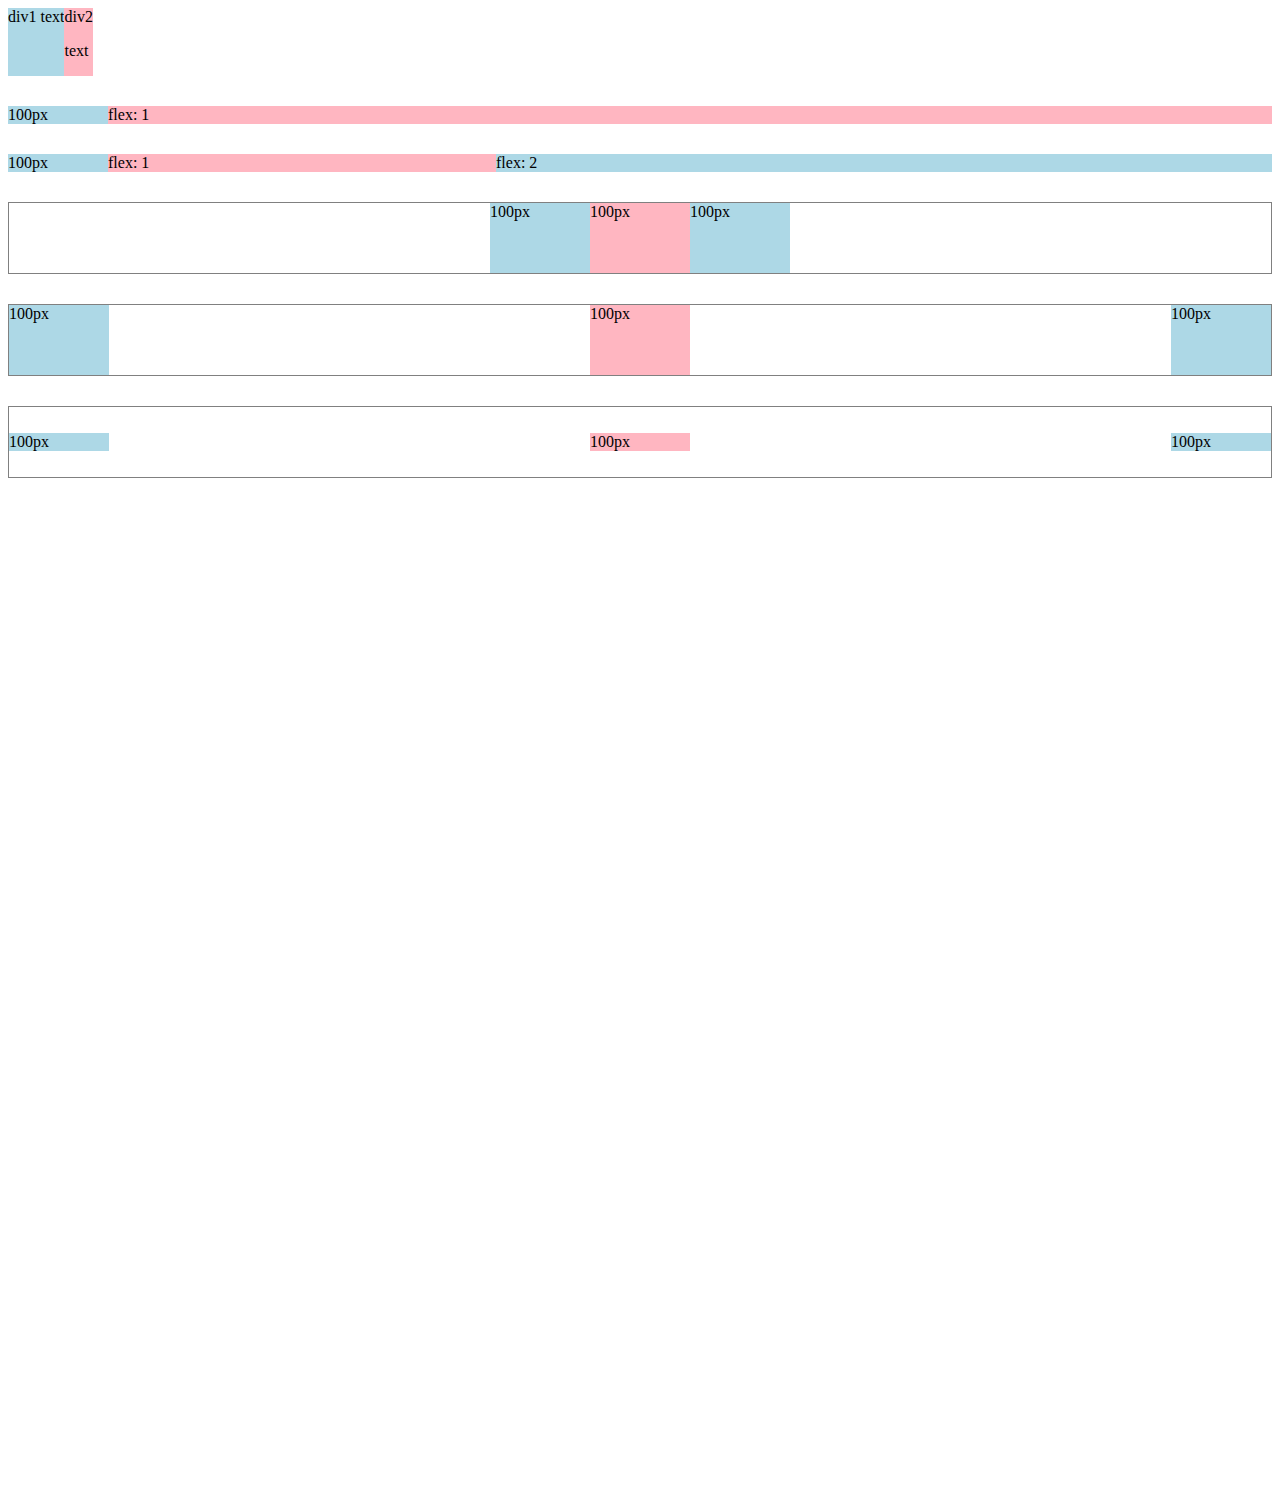
<file: html-css-course/flexbox.html>
<!DOCTYPE html>
<html>
  <head>
    <title>Flexbox Practice</title>
  </head>
  <body style="padding-bottom: 1000px;">
    <div style="
    display: flex;
    flex-direction: row;
    ">
      <div style="background-color:
      lightblue;">div1 text</div>
      <div style="background-color:
      lightpink;">div2<p>text</p></div>
    </div>

    <div style="
    margin-top: 30px;
    display: flex;
    flex-direction: row;
    ">
      <div style="background-color:lightblue;
      width: 100px;">100px</div>
      <div style="background-color:lightpink;
      flex: 1;
      ">flex: 1</div>
    </div>

    <div style="
    margin-top: 30px;
    display: flex;
    flex-direction: row;
    ">
      <div style="background-color:lightblue;
      width: 100px;">100px</div>
      <div style="background-color:lightpink;
      flex: 1;
      ">flex: 1</div>
      <div style="background-color:lightblue;
      flex: 2;">flex: 2</div>
    </div>

    <div style="
    margin-top: 30px;
    height: 70px;
    border-width: 1px;
    border-style: solid;
    border-color: grey;
    display: flex;
    flex-direction: row;
    justify-content: center;
    ">
      <div style="background-color:lightblue;
      width: 100px;">100px</div>
      <div style="background-color:lightpink;
      width: 100px;
      ">100px</div>
      <div style="background-color:lightblue;
      width: 100px;">100px</div>
    </div>

    <div style="
    margin-top: 30px;
    height: 70px;
    border-width: 1px;
    border-style: solid;
    border-color: grey;
    display: flex;
    flex-direction: row;
    justify-content: space-between;
    ">
      <div style="background-color:lightblue;
      width: 100px;">100px</div>
      <div style="background-color:lightpink;
      width: 100px;
      ">100px</div>
      <div style="background-color:lightblue;
      width: 100px;">100px</div>
    </div>

    <div style="
    margin-top: 30px;
    height: 70px;
    border-width: 1px;
    border-style: solid;
    border-color: grey;
    display: flex;
    flex-direction: row;
    justify-content: space-between;
    align-items: center;
    ">
      <div style="background-color:lightblue;
      width: 100px;">100px</div>
      <div style="background-color:lightpink;
      width: 100px;
      ">100px</div>
      <div style="background-color:lightblue;
      width: 100px;">100px</div>
    </div>

  </body>
</html>
</file>
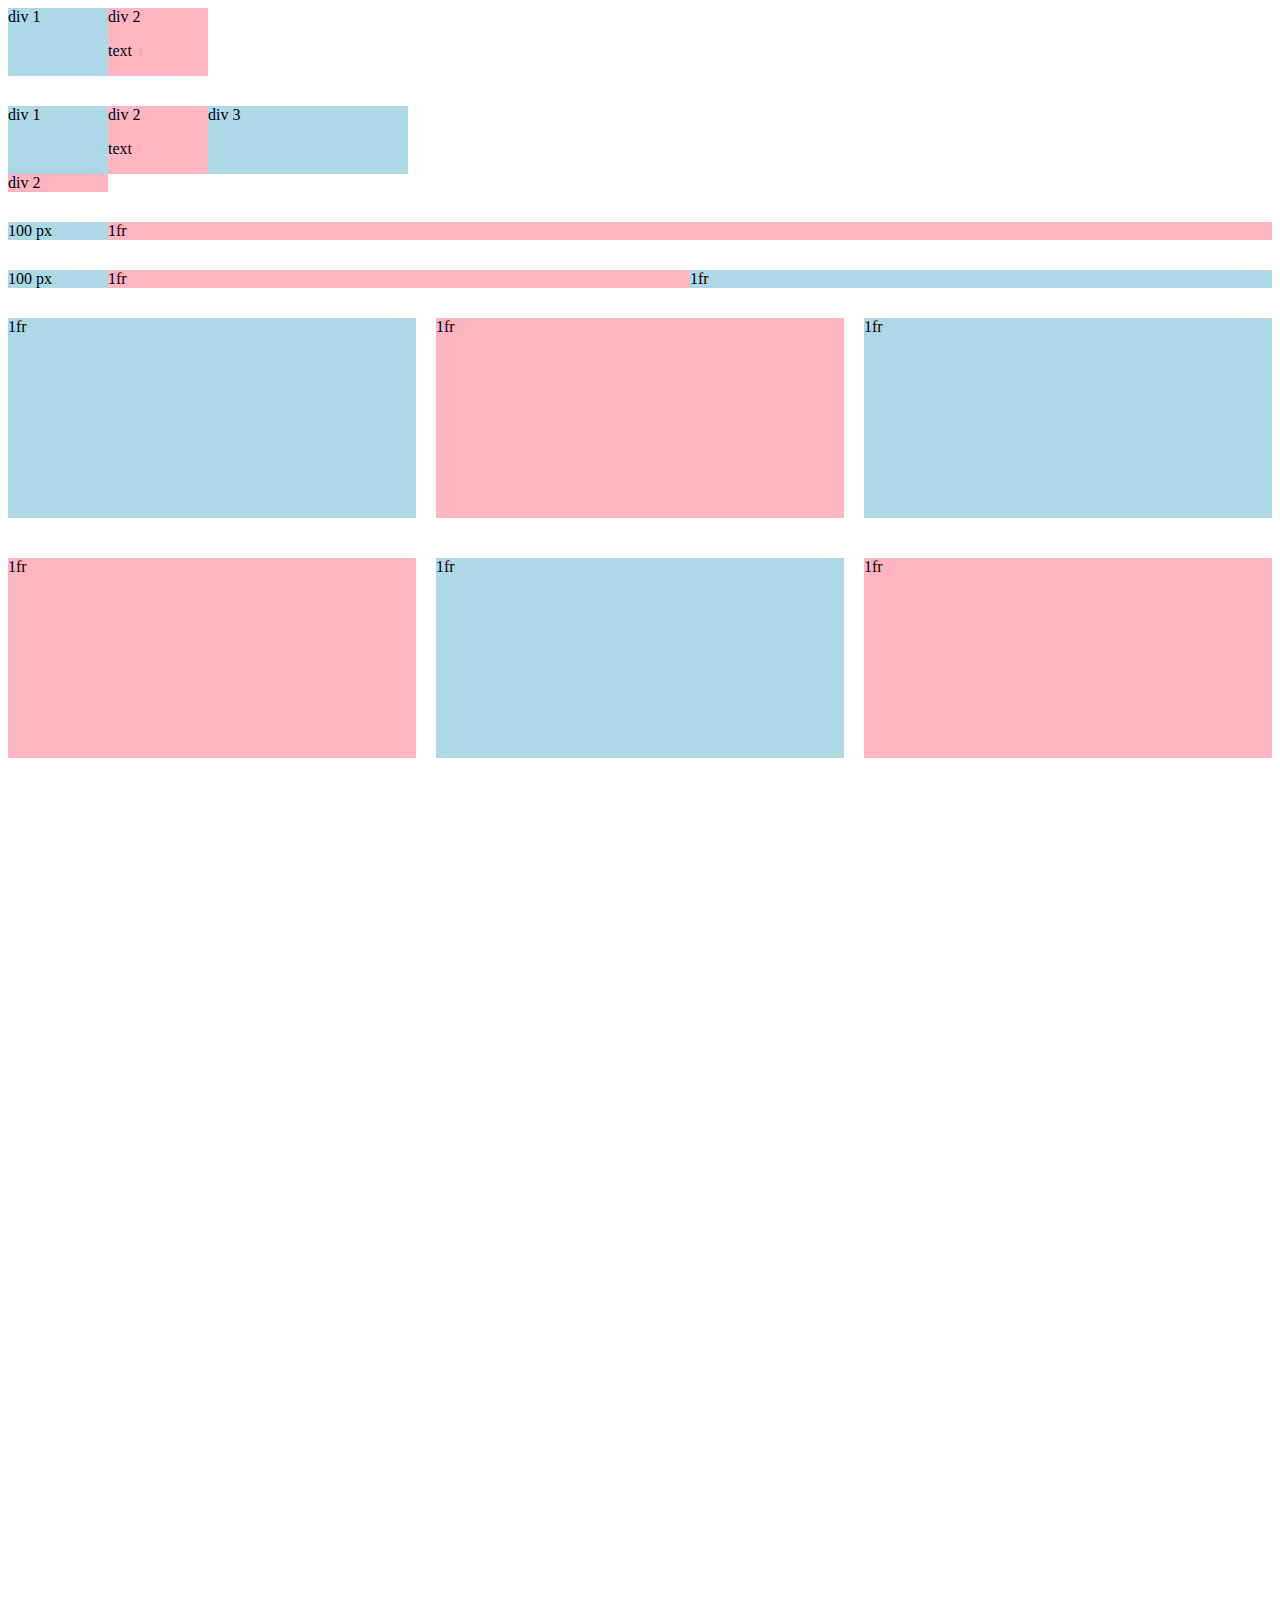
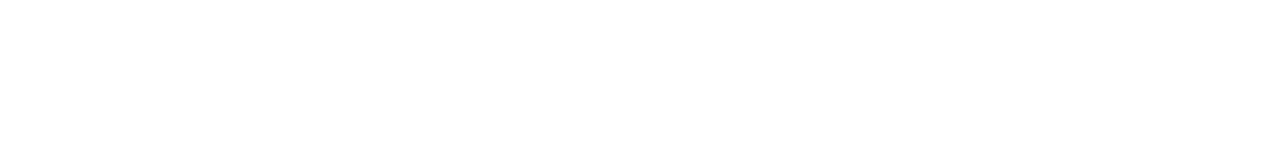
<file: html-css-course/grid.html>
<!DOCTYPE html>
<html>
  <head>
    <title>Grid Practice</title>
  </head>
  <body style="padding-bottom: 1000px;">
    <div style="
    display: grid;
    grid-template-columns: 100px 100px;
    ">
      <div style="background-color: lightblue;">div 1</div>
      <div style="background-color: lightpink;">div 2
      <p>text</p>
      </div>
    </div>

    <div style="
    margin-top: 30px;
    display: grid;
    grid-template-columns: 100px 100px 200px;
    ">
      <div style="background-color: lightblue;">div 1</div>
      <div style="background-color: lightpink;">div 2<p>text</p></div>
      <div style="background-color: lightblue;">div 3</div>
      <div style="background-color: lightpink;">div 2</div>
    </div>

    <div style="
    margin-top: 30px;
    display: grid;
    grid-template-columns: 100px 1fr;
    ">
      <div style="background-color: lightblue;">100 px</div>
      <div style="background-color: lightpink;">1fr</div>
    </div>

    <div style="
    margin-top: 30px;
    display: grid;
    grid-template-columns: 100px 1fr 1fr;
    ">
      <div style="background-color: lightblue;">100 px</div>
      <div style="background-color: lightpink;">1fr</div>
      <div style="background-color: lightblue;">1fr</div>
    </div>

    <div style="
    margin-top: 30px;
    display: grid;
    grid-template-columns: 1fr 1fr 1fr;
    column-gap: 20px;
    row-gap: 40px;
    ">
      <div style="background-color: lightblue;
      height: 200px;">1fr</div>
      <div style="background-color: lightpink;
      height: 200px;">1fr</div>
      <div style="background-color: lightblue;
      height: 200px;">1fr</div>
      <div style="background-color: lightpink;
      height: 200px;">1fr</div>
      <div style="background-color: lightblue;
      height: 200px;">1fr</div>
      <div style="background-color: lightpink;
      height: 200px;">1fr</div>
    </div>
  </body>
</html>
</file>
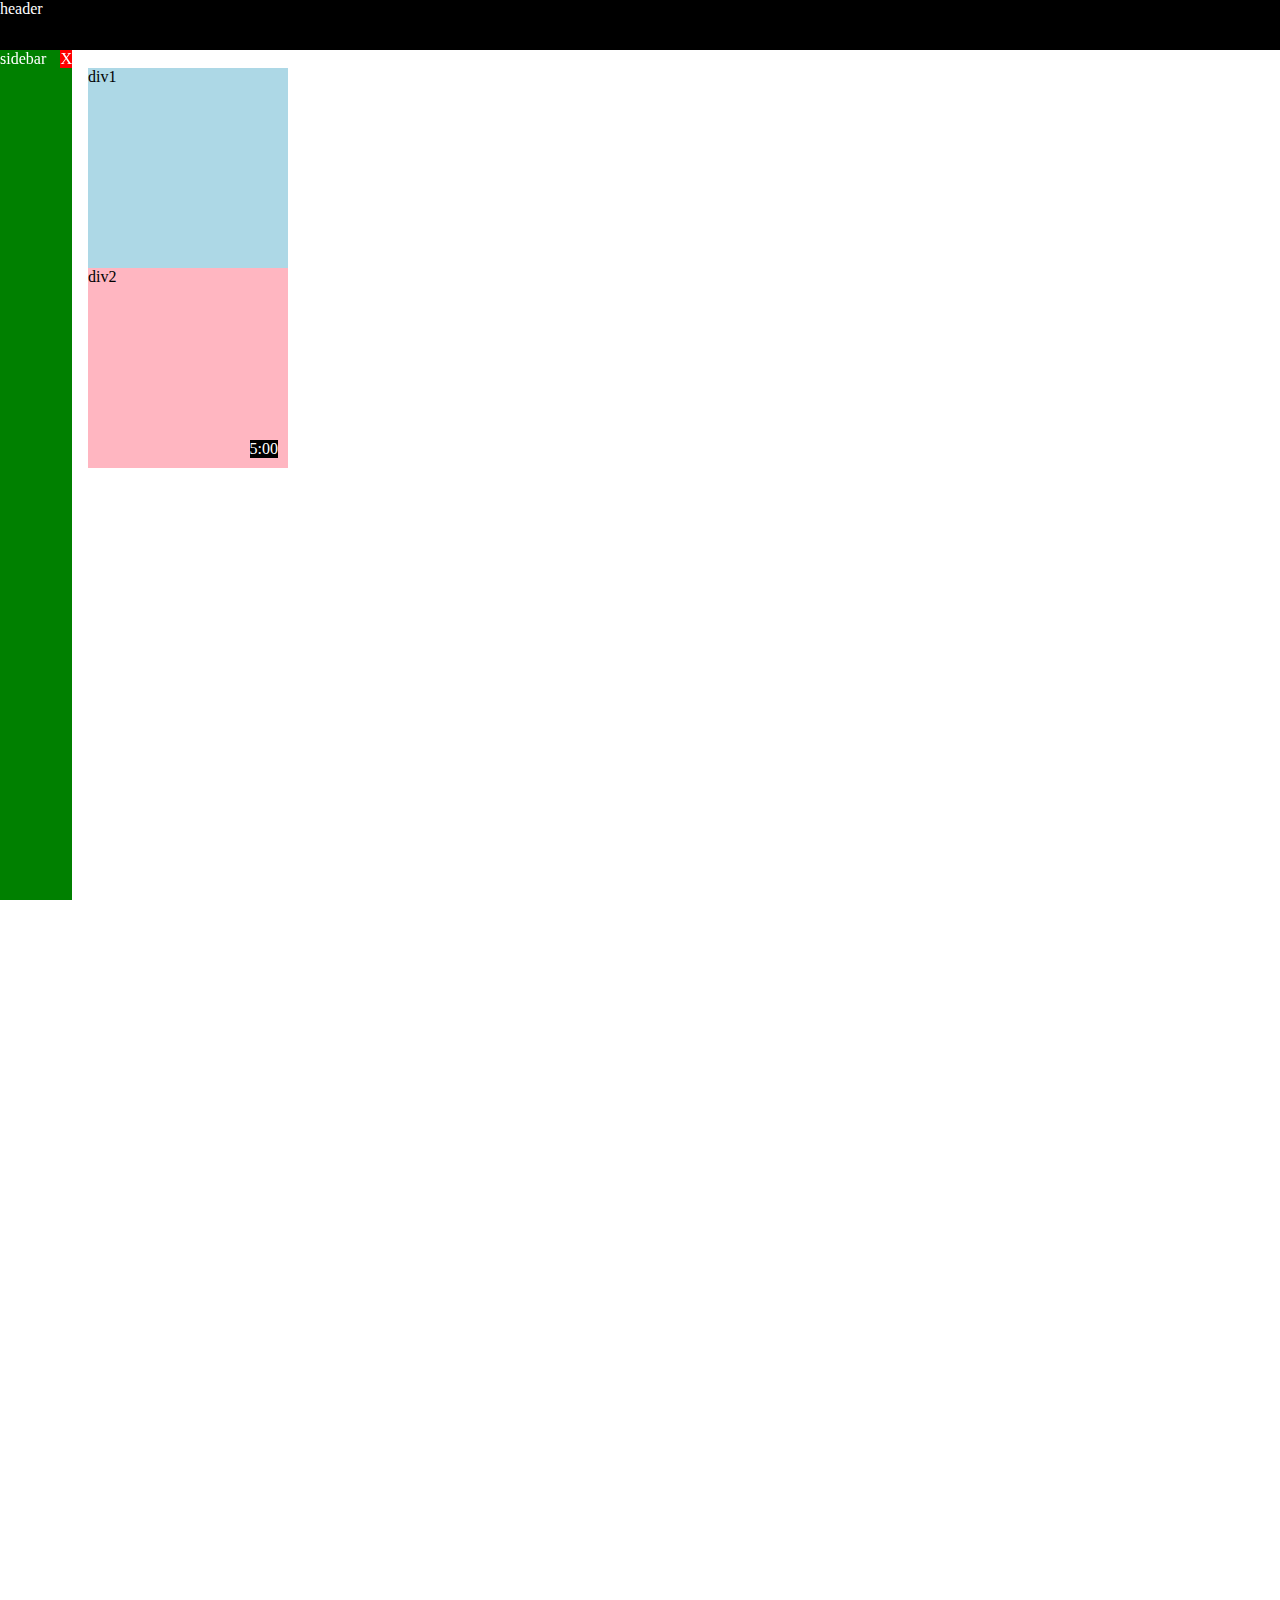
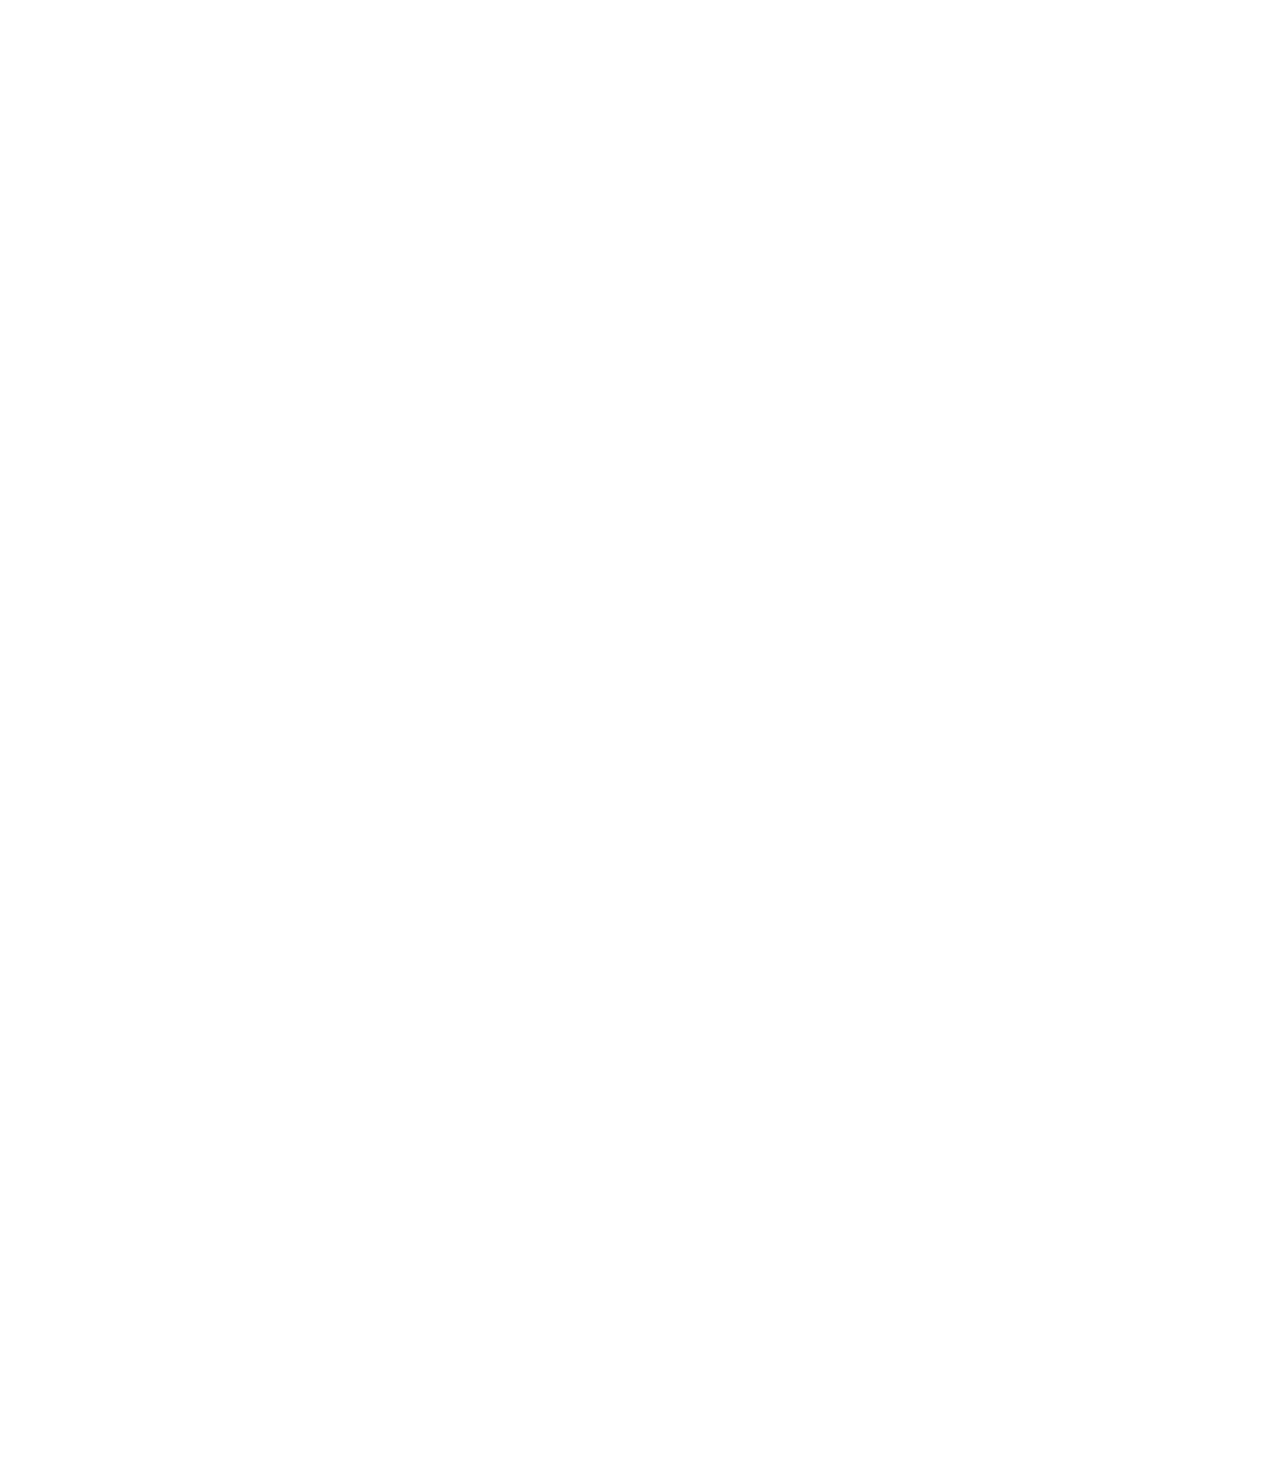
<file: html-css-course/position.html>
<!DOCTYPE html>
<html>
  <head>
    <title>Practice</title>
  </head>
  <body style="
  height: 3000px;
  padding-top: 60px;
  padding-left: 80px;
  ">
    <div style="
    background-color: black;
    color: white;
    position: fixed;
    top: 0px;
    left: 0;
    right: 0;
    height: 50px;
    z-index: 1;
    ">header</div>

    <div style="background-color: green;
    color: white;
    position: fixed;
    left: 0;
    bottom: 0;
    top: 50px;
    width: 72px;
    ">
      sidebar
      <div style="
      position: absolute;
      background-color: red;
      color: white;
      right: 0px;
      top: 0px;
      ">
        X
      </div>
    </div>



    <div style="background-color: lightblue;
    height:200px;
    width:200px;
    position: static;
    ">
    div1</div>

    <div style="background-color: lightpink;
    height:200px;
    width:200px;
    position: relative;
    ">
    div2
    <div style="
    position: absolute;
    background-color: black;
    color: white;
    right: 10px;
    bottom: 10px;
    ">
      5:00
    </div>
  </div>
  </body>
</html>
</file>
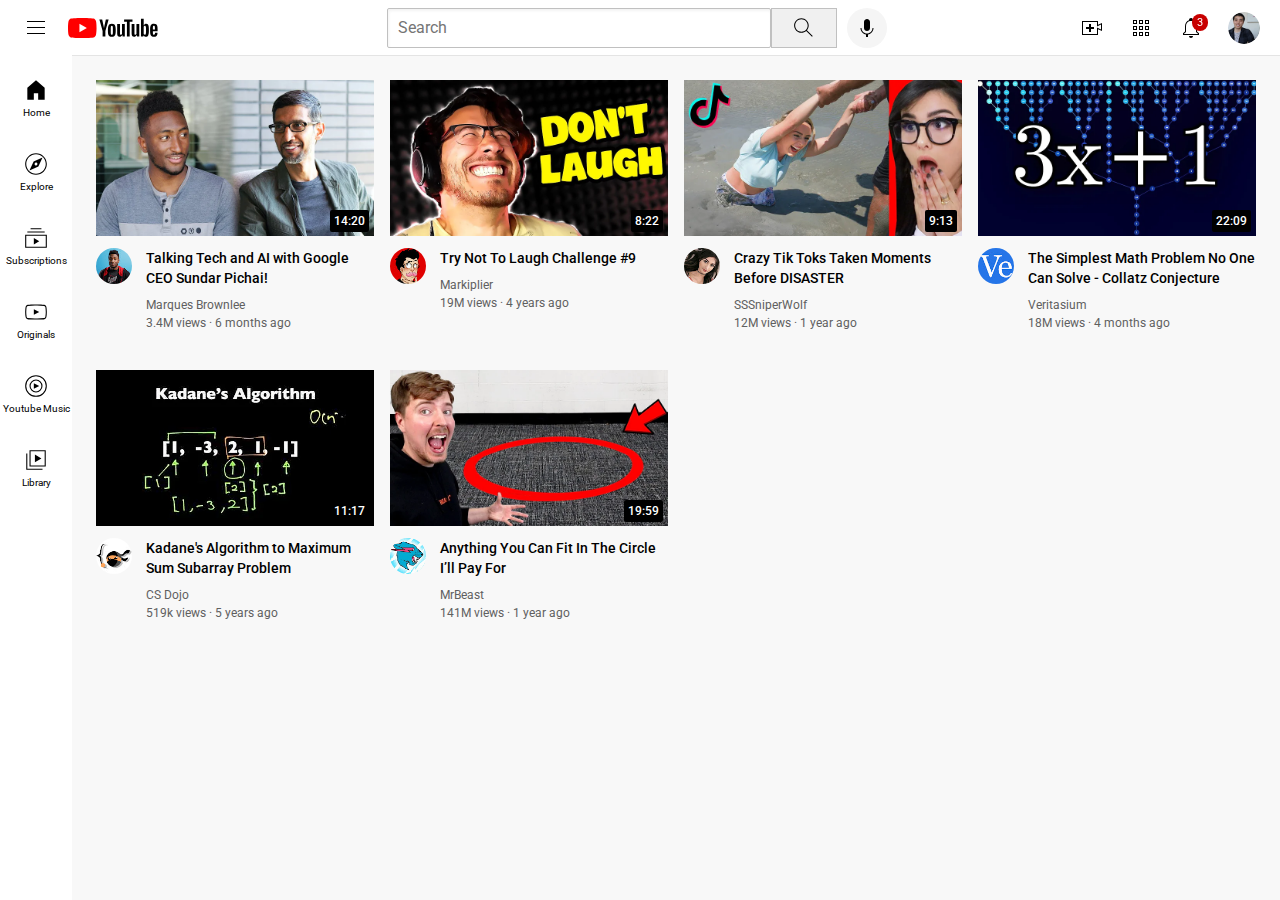
<file: html-css-course/youtube.html>
<!DOCTYPE html>
<html>
  <head>
    <title>YouTube.com Clone</title>

    <link rel="preconnect" href="https://fonts.googleapis.com">
    <link rel="preconnect" href="https://fonts.gstatic.com" crossorigin>
    <link href="https://fonts.googleapis.com/css2?family=Roboto:wght@400;500;700&display=swap" rel="stylesheet">
    <link rel="stylesheet" href="styles/general.css">
    <link rel="stylesheet" href="styles/header.css">
    <link rel="stylesheet" href="styles/video.css">
    <link rel="stylesheet" href="styles/sidebar.css">
  </head>

  <body>
    <div class="header">
      <div class="left-section">
        <img class="hamburger-menu"
        src="icons/hamburger-menu.svg">
        <img class="youtube-logo"
        src="icons/youtube-logo.svg">
      </div>

      <div class="middle-section">
        <input class="search-bar" type="text" placeholder="Search">
        <button class="search-button">
          <img class="search-icon" src="icons/search.svg">
          <div class="tooltip">Search</div>
        </button>
        <button class="voice-search-button">
          <img class="voice-search-icon" src="icons/voice-search-icon.svg">
          <div class="tooltip">Search with your voice</div>
        </button>
      </div>

      <div class="right-section">
        <div class="upload-icon-container">
          <img class="upload-icon"
          src="icons/upload.svg">
          <div class="tooltip">Create</div>
        </div>

        <div class="youtube-apps-container">
          <img class="youtube-apps-icon"
          src="icons/youtube-apps.svg">
          <div class="tooltip">YouTube Apps</div>
        </div>


        <div class="notifications-icon-container">
          <img class="notifications-icon"
          src="icons/notifications.svg">
          <div class="notifications-count">3</div>
          <div class="tooltip">Notifications</div>
        </div>
        <img class="current-user-picture"
        src="channel-pictures/my-channel.jpeg">
      </div>

    </div>

    <div class="sidebar">
      <div class="sidebar-link">
        <img src="icons/home.svg">
        <div>Home</div>
      </div>
      <div class="sidebar-link">
        <img src="icons/explore.svg">
        <div>Explore</div>
      </div>
      <div class="sidebar-link">
        <img src="icons/subscriptions.svg">
        <div>Subscriptions</div>
      </div>
      <div class="sidebar-link">
        <img src="icons/originals.svg">
        <div>Originals</div>
      </div>
      <div class="sidebar-link">
        <img src="icons/youtube-music.svg">
        <div>Youtube Music</div>
      </div>
      <div class="sidebar-link">
        <img src="icons/library.svg">
        <div>Library</div>
      </div>
    </div>

    <div class="video-grid">
      <!--how to make a comment-->
      <div class="video-preview">
        <div class="thumbnail-row">
          <img class="thumbnail" src="thumbnails/thumbnail-1.webp">
          <div class="video-time">14:20</div>
        </div>
        <div class="video-info-grid">
          <div class="channel-picture">
            <img class="profile-picture"
            src="channel-pictures/channel-1.jpeg">
          </div>
          <div class="video-info">
            <p class="video-title">Talking Tech and AI with Google CEO Sundar Pichai!</p>
            <p class="video-author">Marques Brownlee </p>
            <p class="video-stats">3.4M views &#183; 6 months ago</p>
          </div>
        </div>
      </div>
  
      <div class="video-preview">
        <div class="thumbnail-row">
          <img class="thumbnail" src="thumbnails/thumbnail-2.webp">
          <div class="video-time">8:22</div>
        </div>
        <div class="video-info-grid">
          <div class="channel-picture">
            <img class="profile-picture"
            src="channel-pictures/channel-2.jpeg">
          </div>
          <div class="video-info">
            <p class="video-title">Try Not To Laugh Challenge #9</p>
            <p class="video-author">Markiplier </p>
            <p class="video-stats">19M views &#183; 4 years ago</p>
          </div>
        </div>
      </div>
  
      <div class="video-preview">
        <div class="thumbnail-row">
          <img class="thumbnail" src="thumbnails/thumbnail-3.webp">
          <div class="video-time">9:13</div>
        </div>
        <div class="video-info-grid">
          <div class="channel-picture">
            <img class="profile-picture"
            src="channel-pictures/channel-3.jpeg">
          </div>
          <div class="video-info">
            <p class="video-title">
              Crazy Tik Toks Taken Moments Before DISASTER</p>
            <p class="video-author">SSSniperWolf </p>
            <p class="video-stats">12M views &#183; 1 year ago</p>
          </div>
        </div>
      </div>
  
      <div class="video-preview">
        <div class="thumbnail-row">
          <img class="thumbnail" src="thumbnails/thumbnail-4.webp">
          <div class="video-time">22:09</div>
        </div>
        <div class="video-info-grid">
          <div class="channel-picture">
            <img class="profile-picture"
            src="channel-pictures/channel-4.jpeg">
          </div>
          <div class="video-info">
            <p class="video-title">
              The Simplest Math Problem No One Can Solve - Collatz Conjecture</p>
            <p class="video-author">Veritasium </p>
            <p class="video-stats">18M views &#183; 4 months ago</p>
          </div>
        </div>
      </div>
  
      <div class="video-preview">
        <div class="thumbnail-row">
          <img class="thumbnail" src="thumbnails/thumbnail-5.webp">
          <div class="video-time">11:17</div>
        </div>
        <div class="video-info-grid">
          <div class="channel-picture">
            <img class="profile-picture"
            src="channel-pictures/channel-5.jpeg">
          </div>
          <div class="video-info">
            <p class="video-title">Kadane's Algorithm to Maximum Sum Subarray Problem</p>
            <p class="video-author">CS Dojo </p>
            <p class="video-stats">519k views &#183; 5 years ago</p>
          </div>
        </div>
      </div>
  
      <div class="video-preview">
        <div class="thumbnail-row">
          <img class="thumbnail" src="thumbnails/thumbnail-6.webp">
          <div class="video-time">19:59</div>
        </div>
        <div class="video-info-grid">
          <div class="channel-picture">
            <img class="profile-picture"
            src="channel-pictures/channel-6.jpeg">
          </div>
          <div class="video-info">
            <p class="video-title">Anything You Can Fit In The Circle I’ll Pay For</p>
            <p class="video-author">MrBeast </p>
            <p class="video-stats">141M views &#183; 1 year ago</p>
          </div>
        </div>
      </div>
    </div>



  </body>
</html>
</file>
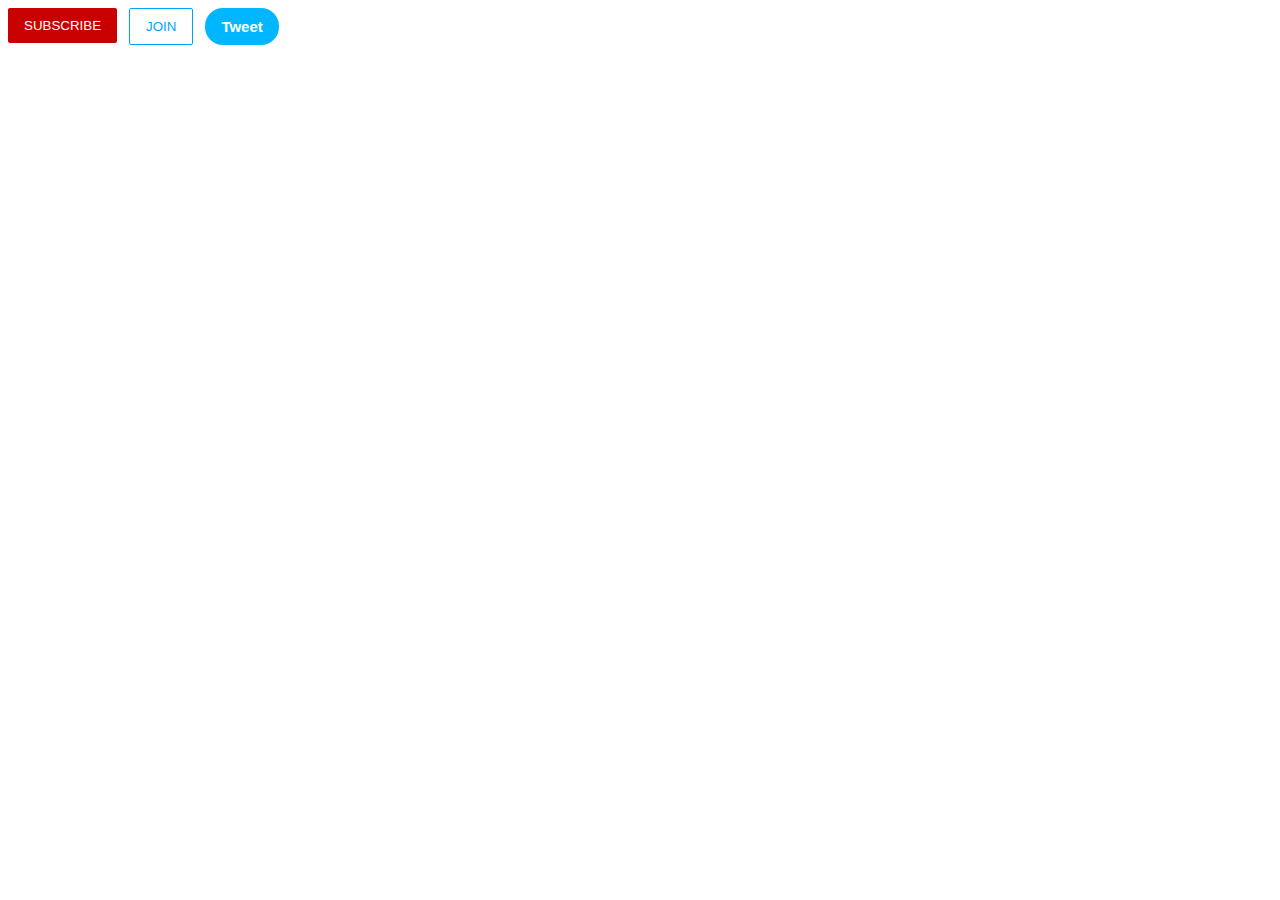
<file: html-css-course/intro-to-html/buttons.html>
<!DOCTYPE html>
<html>
  <head>
    <title>Buttons Practice</title>

    <link rel="stylesheet" href="buttons.css">
  </head>

  <body>
    <button class="subscribe-button">
      SUBSCRIBE
    </button>
    
    <button class="join-button">
      JOIN
    </button>
    
    <!--to get round buttons, set border radisu to half the height or width
    whichever is lower-->
    <button class="tweet-button">
      Tweet
    </button>
  </body>
</html>






<!--
<style>
  .back-button {
    margin-right: 8px;
    padding-top: 8px;
    padding-bottom: 8px;
    font-size: 16px;
  }

  .search-result {
    margin-left: 4px;
    margin-right: 4px;
    font-size: 18px;
  }

  .next-button {
    margin-left: 8px;
    padding-top: 8px;
    padding-bottom: 8px;
    font-size: 16px;
  }
</style>

<button class="back-button">Back</button>
<a class="search-result" href="https://google.com">1</a>
<a class="search-result" href="https://google.com">2</a>
<a class="search-result" href="https://google.com">3</a>
<a class="search-result" href="https://google.com">4</a>
<a class="search-result" href="https://google.com">5</a>
<button class="next-button">Next</button>
-->
</file>
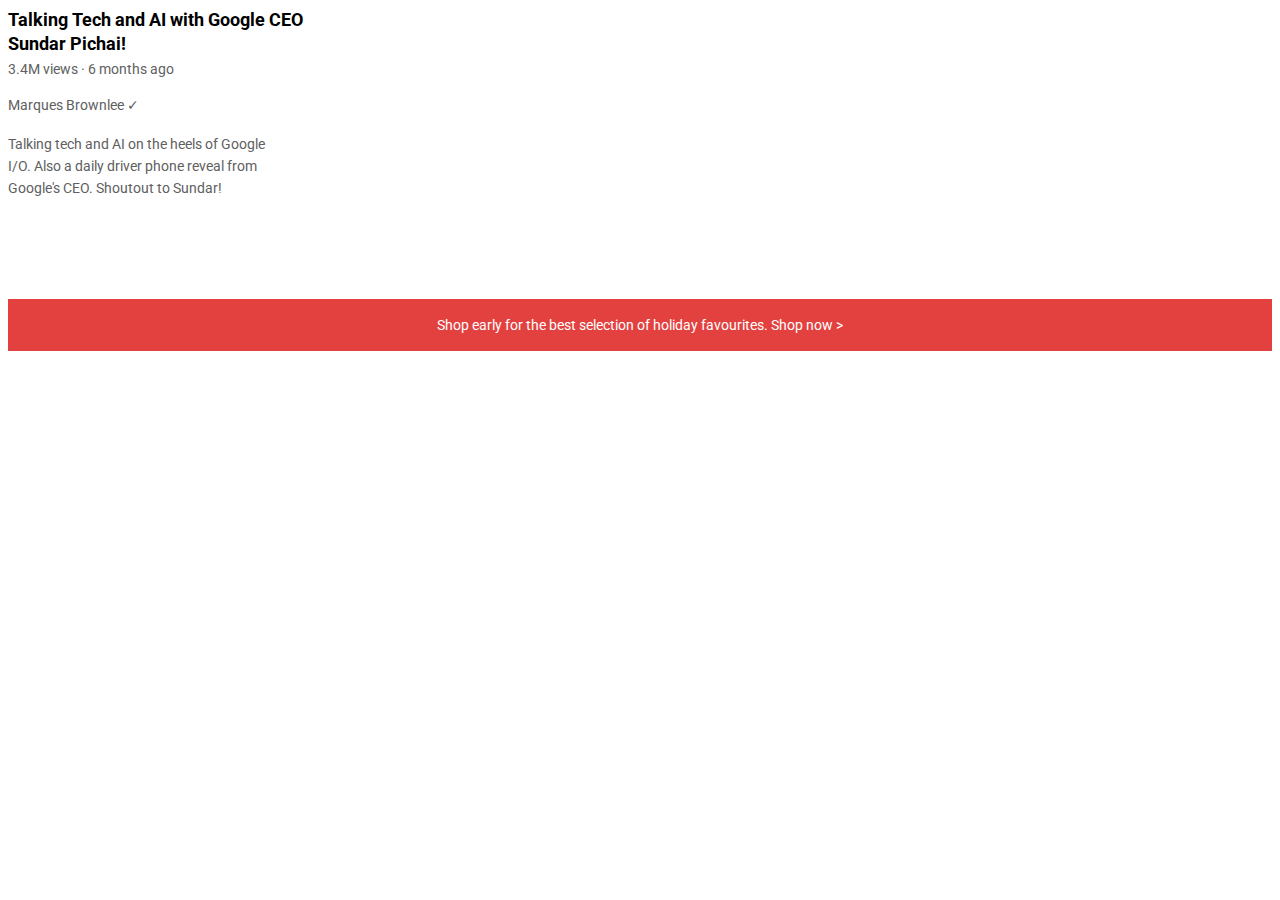
<file: html-css-course/intro-to-html/text.html>
<!DOCTYPE html>
<html>
  <head>
    <title>Text Practice</title>
    <link rel="preconnect" href="https://fonts.googleapis.com">
    <link rel="preconnect" href="https://fonts.gstatic.com" crossorigin>
    <link href="https://fonts.googleapis.com/css2?family=Roboto:wght@400;700&display=swap" rel="stylesheet">
    <link rel="stylesheet" href="text.css">

  </head>

  <body>
    <p class="video-title">
      Talking Tech and AI with Google CEO Sundar Pichai!
    </p>
    
    <p class="video-stats">
      3.4M views &#183; 6 months ago
    </p>
    
    <p class="video-author">
      Marques Brownlee &#10003;
    </p>
    
    <p class="video-description">
      Talking tech and AI on the heels of Google I/O. 
      Also a daily driver phone reveal from Google's CEO. 
      Shoutout to Sundar!
    </p>
    
    <p class="apple-text">
      Shop early for the best selection of holiday favourites. 
      <span class="span-example">Shop now &#62;</span>
    </p>
  </body>
</html>
</file>
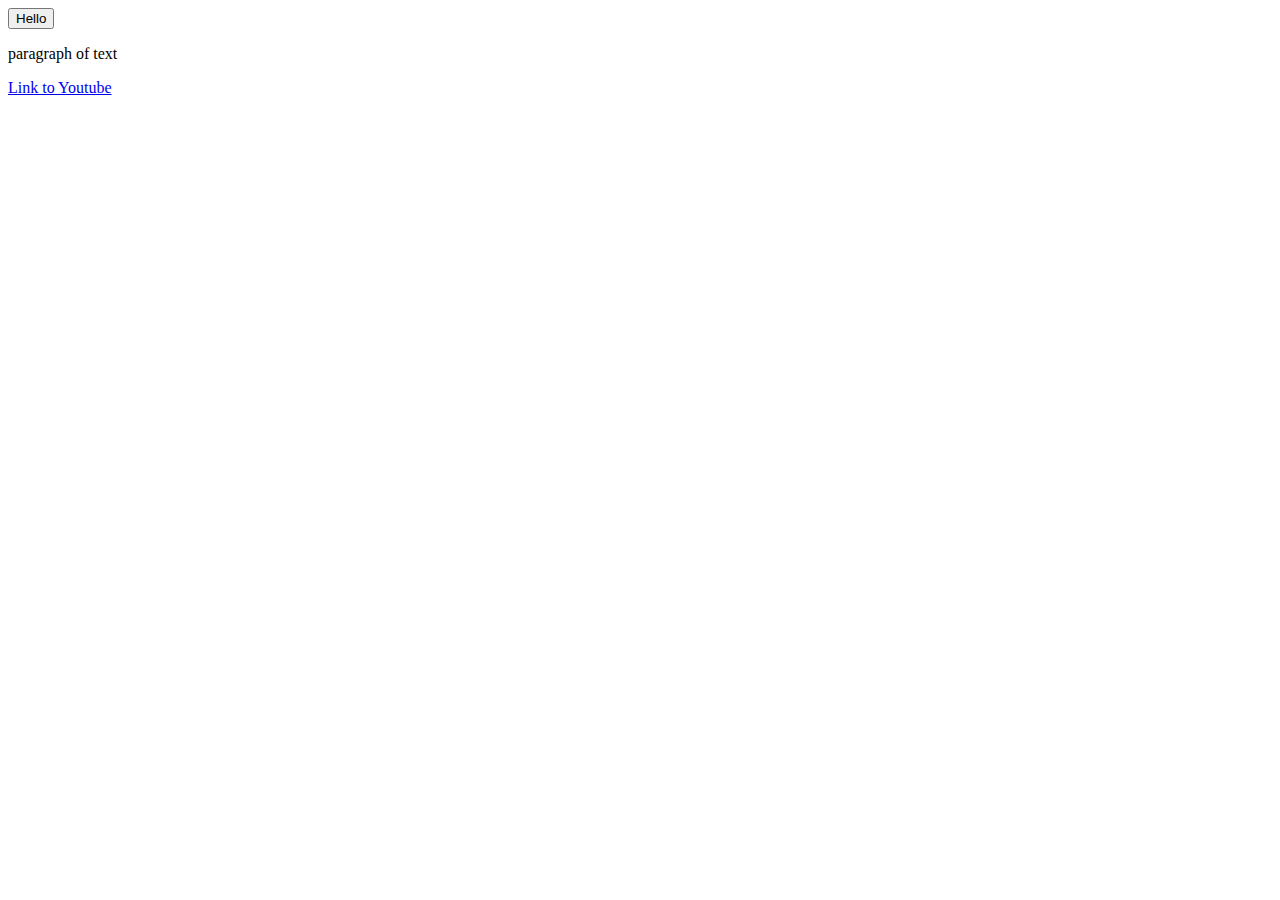
<file: html-css-course/intro-to-html/website.html>
<!DOCTYPE html>
<html>
  <head>
    <title>
      First Website
    </title>
  </head>

  <body>
    <button>
      Hello
    </button>
    
    <p>
      paragraph of text
    </p>
    
    <a href="https://www.youtube.com/" target="_blank">
      Link to Youtube
    </a>
  </body>
</html>
</file>
<file: html-css-course/styles/general.css>
p {
  margin-top: 0;
  margin-bottom: 0;
}

body {
  font-family: Roboto, Arial;
  margin: 0;
  padding-top: 80px;
  padding-left: 96px;
  padding-right: 24px;
  background-color: rgb(248, 248, 248);
}
</file>
<file: html-css-course/styles/header.css>
.header {
  height: 55px;

  display: flex;
  flex-direction: row;
  justify-content: space-between;

  position: fixed;
  top: 0;
  left: 0;
  right: 0;

  background-color: white;
  border-bottom-width: 1px;
  border-bottom-style: solid;
  border-bottom-color: rgb(228, 228, 228);

  z-index: 100;
}

.left-section {
  display: flex;
  align-items: center;
}

.hamburger-menu {
  height: 24px;
  margin-left: 24px;
  margin-right: 20px;

}

.youtube-logo {
  height: 20px;
}

.middle-section {
  flex: 1;
  margin-left: 70px;
  margin-right: 35px;
  max-width: 500px;
  display: flex;
  align-items: center;
}

.search-bar {
  flex: 1;
  height: 36px;
  padding-left: 10px;
  font-size: 16px;
  border: 1px solid rgb(192, 192, 192);
  border-radius: 2px;
  box-shadow: inset 1px 2px 3px rgba(0, 0, 0, 0.05);
  width: 0;
}

.search-bar::placeholder {
  font-family: Roboto, Arial;
  font-size: 16px;
}

.search-button {
  height: 40px;
  width: 66px;
  background-color: rgb(240, 240, 240);
  border-width: 1px;
  border-style: solid;
  border-color: rgb(192, 192, 192);
  margin-left: -1;
  margin-right: 10px;
  position: relative;
}

.search-icon {
  height: 25px;
}

.search-button,
.voice-search-button,
.upload-icon-container,
.youtube-apps-container,
.notifications-icon-container {
  position: relative;
  display: flex;
  align-items: center;
  justify-content: center;
}

.search-button .tooltip,
.voice-search-button .tooltip,
.upload-icon-container .tooltip,
.youtube-apps-container .tooltip,
.notifications-icon-container .tooltip {
  font-family: Roboto, Arial;
  position: absolute;
  background-color: gray;
  color: white;
  padding-top: 4px;
  padding-bottom: 4px;
  padding-right: 8px;
  padding-left: 8px;
  border-radius: 2px;
  font-size: 12px;
  bottom: -30px;
  opacity: 0;
  transition: opacity 0.15s;
  pointer-events: none;
  white-space: nowrap;
}

.search-button:hover .tooltip,
.voice-search-button:hover .tooltip,
.upload-icon-container:hover .tooltip,
.youtube-apps-container:hover .tooltip,
.notifications-icon-container:hover .tooltip {
  opacity: 1;
}

.voice-search-button {
  height: 40px;
  width: 40px;
  border-radius: 20px;
  border: none;
  background-color: rgb(245, 245, 245);
}

.voice-search-icon {
  height: 24px;
}

.right-section {
  width: 180px;
  display: flex;
  align-items: center;
  justify-content: space-between;
  margin-right: 20px;
  flex-shrink: 0;
}

.upload-icon {
  height: 24px;
}

.youtube-apps-icon {
  height: 24px;
}

.notifications-icon {
  height: 24px;
}

.notifications-icon-container {
  position: relative;
}

.notifications-count {
  position: absolute;
  top: -2px;
  right: -5px;
  background-color: rgb(200, 0, 0);
  color: white;
  font-family: Roboto, Arial;
  font-size: 11px;
  padding-left: 5px;
  padding-right: 5px;
  padding-top: 2px;
  padding-bottom: 2px;
  border-radius: 10px;
}

.current-user-picture {
  height: 32px;
  border-radius: 16px;
}
</file>
<file: html-css-course/styles/video.css>
.thumbnail {
  width: 100%;
}

.video-title{
  margin-top: 0;
  font-size: 14px;
  font-weight: 500;
  line-height: 20px;
  margin-bottom: 10px;
}

.channel-picture {
}
.video-info {
}
.profile-picture {
  width: 36px;
  border-radius: 50px;
}
.thumbnail-row {
  margin-bottom: 8px;
  position: relative;
}
.video-author,
.video-stats {
  font-size: 12px;
  color: rgb(96, 96, 96);
}
.video-author {
  margin-bottom: 4px;
}
.video-info-grid {
  display: grid;
  grid-template-columns: 50px 1fr;
}
.video-grid {
  display: grid;
  grid-template-columns: 1fr 1fr 1fr;
  column-gap: 16px;
  row-gap: 40px;
}

@media (max-width: 750px) {
  .video-grid{
    grid-template-columns: 1fr 1fr;
  }
}

@media (min-width: 751px) and (max-width: 999px) {
  .video-grid{
    grid-template-columns: 1fr 1fr 1fr;
  }
}

@media (min-width: 1000px) {
  .video-grid{
    grid-template-columns: 1fr 1fr 1fr 1fr;
  }
}



.video-time {
  font-size: 12px;
  font-weight: 500;
  background-color: black;
  color: white;
  position: absolute;
  bottom: 8px;
  right: 5px;
  padding: 4px;
  border-radius: 2px;
}
</file>
<file: html-css-course/styles/sidebar.css>
.sidebar {
  position: fixed;
  left: 0;
  bottom: 0;
  top: 55px;
  background-color: white;
  width: 72px;
  z-index: 200;
  padding-top: 5px;
}

.sidebar-link {
  height: 74px;
  display: flex;
  justify-content: center;
  align-items: center;
  flex-direction: column;
  cursor: pointer;
}

.sidebar-link:hover {
  background-color: rgb(235, 235, 235);
}

.sidebar-link img {
  height: 26px;
  margin-bottom: 4px;
}

.sidebar-link div {
  font-family: Roboto, Arial;
  font-size: 10px;

}
</file>
<file: html-css-course/intro-to-html/buttons.css>
.subscribe-button {
  background-color: rgb(201, 0, 0);
  color: white;
  border: none;
  border-radius: 2px;
  cursor: pointer;
  margin-right: 8px;
  transition: opacity 0.15s;
  padding-top: 10px;
  padding-bottom: 10px;
  padding-left: 16px;
  padding-right: 16px;
  vertical-align: top;
}

.subscribe-button:hover {
  opacity: 0.8;
}

.subscribe-button:active {
  opacity: 0.5;
}

.join-button{
  background-color: white;
  border-color: rgb(0, 162, 255);
  border-style: solid;
  border-width: 1px;
  color: rgb(0, 162, 255);
  border-radius: 2px;
  cursor: pointer;
  transition: background-color 0.3s,
    color 0.3s;
  padding-top: 10px;
  padding-bottom: 10px;
  padding-left: 16px;
  padding-right: 16px;
}

.join-button:hover{
  background-color: rgb(0, 162, 255);
  color: white;
}

.join-button:active{
  opacity: 0.7;
}

.tweet-button{
  background-color: rgb(0, 183, 255);
  color: white;
  border: none;
  border-radius: 18px; 
  font-weight: bold;
  font-size: 15px;
  cursor: pointer;
  margin-left: 8px;
  transition: box-shadow 0.15s;
  vertical-align: top;
  padding-top: 10px;
  padding-bottom: 10px;
  padding-left: 16px;
  padding-right: 16px;
}

.tweet-button:hover{
  box-shadow: 5px 5px 15px rgba(0, 0, 0, 0.15);
}
</file>
<file: html-css-course/intro-to-html/text.css>
p {
  font-family: Roboto;
  margin-top: 0;
  margin-bottom: 0;
}

.video-title {
  font-weight: bold;
  font-size: 18px;
  width: 300px;
  line-height: 24px;
  margin-bottom: 5px;
}

.video-stats {
  font-size: 14px;
  color: rgb(96, 96, 96);
  margin-bottom: 20px;
}

.video-author {
  font-size: 14px;
  color: rgb(96, 96, 96);
  margin-bottom: 20px;
}

.video-description {
  font-size: 14px;
  color: rgb(96, 96, 96);
  width: 280px;
  line-height: 22px;
  margin-bottom: 100px;
}

.apple-text {
  margin-bottom: 50px;
  font-size: 14px;
  background-color: rgb(227, 65, 64);
  color: white;
  text-align: center;
  padding-top: 18px;
  padding-bottom: 18px;
}

.span-example:hover {
  text-decoration: underline;
  cursor: pointer;
}
</file>
